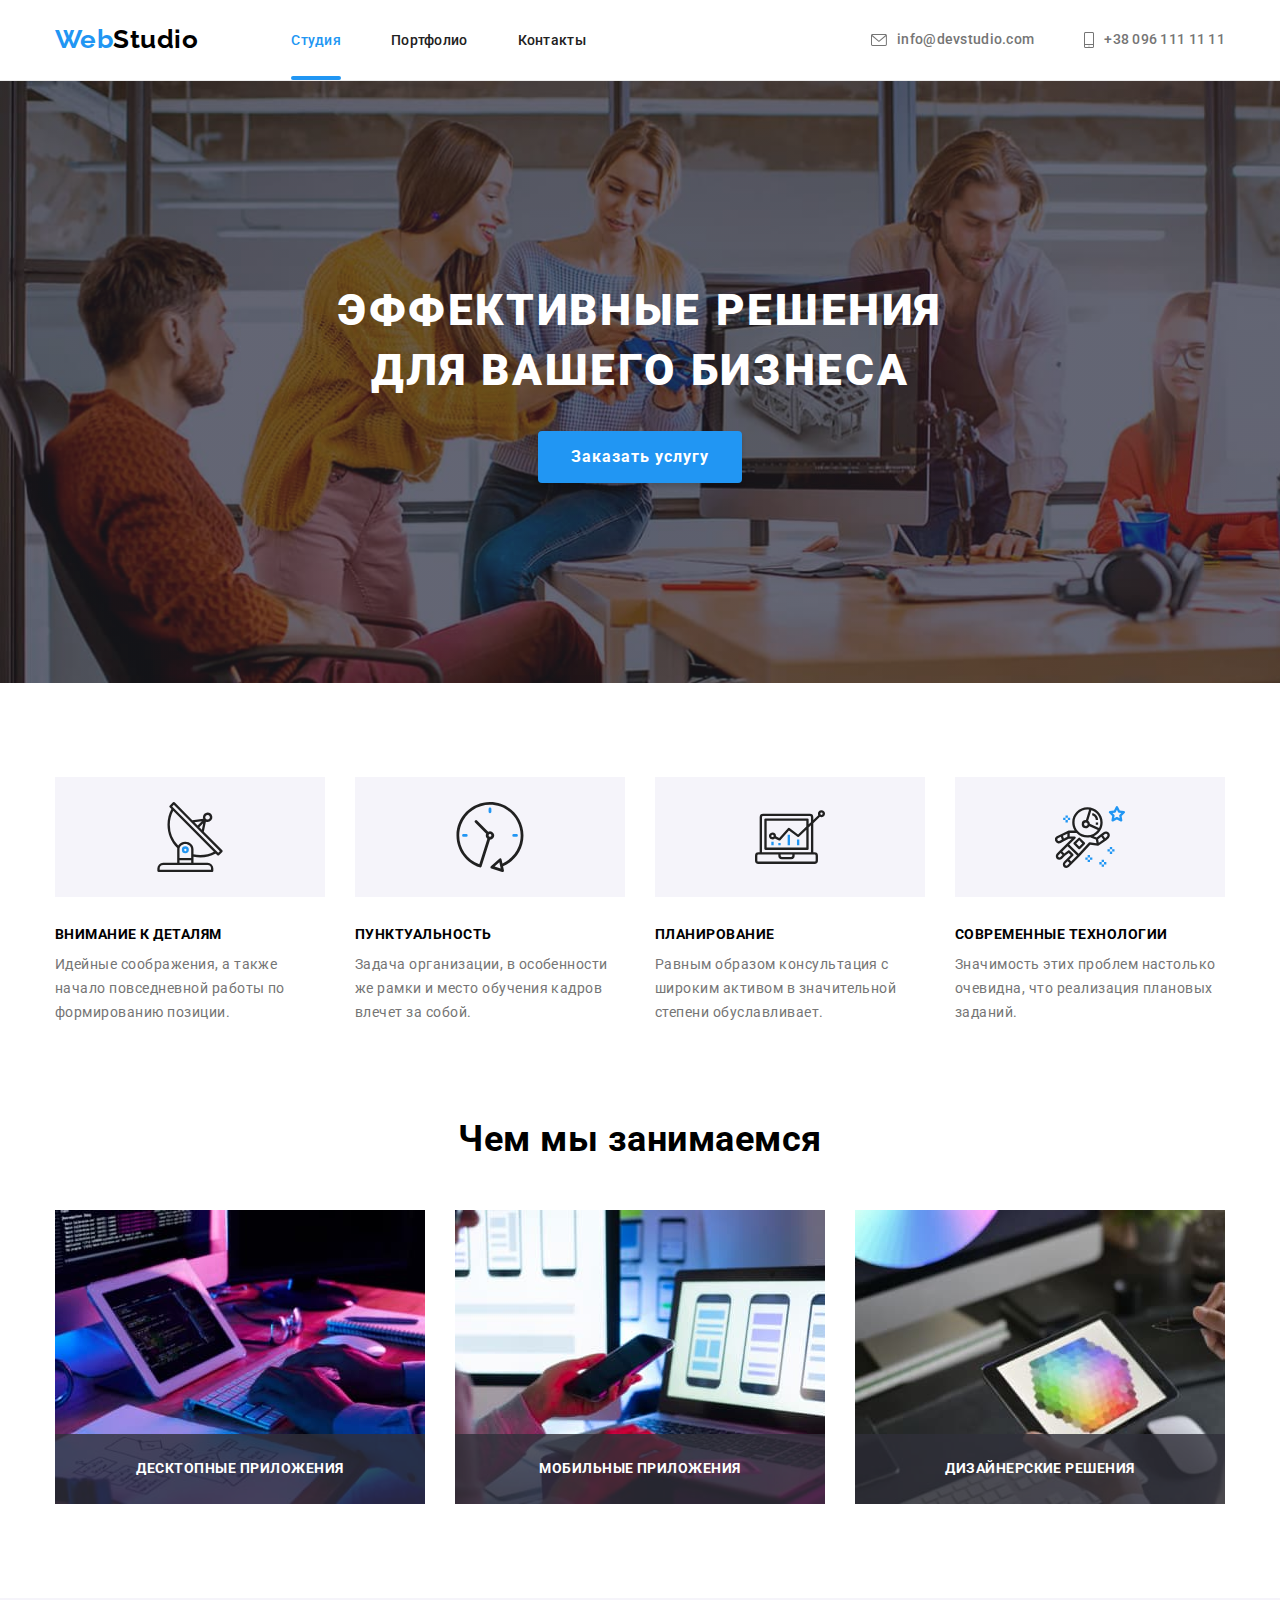
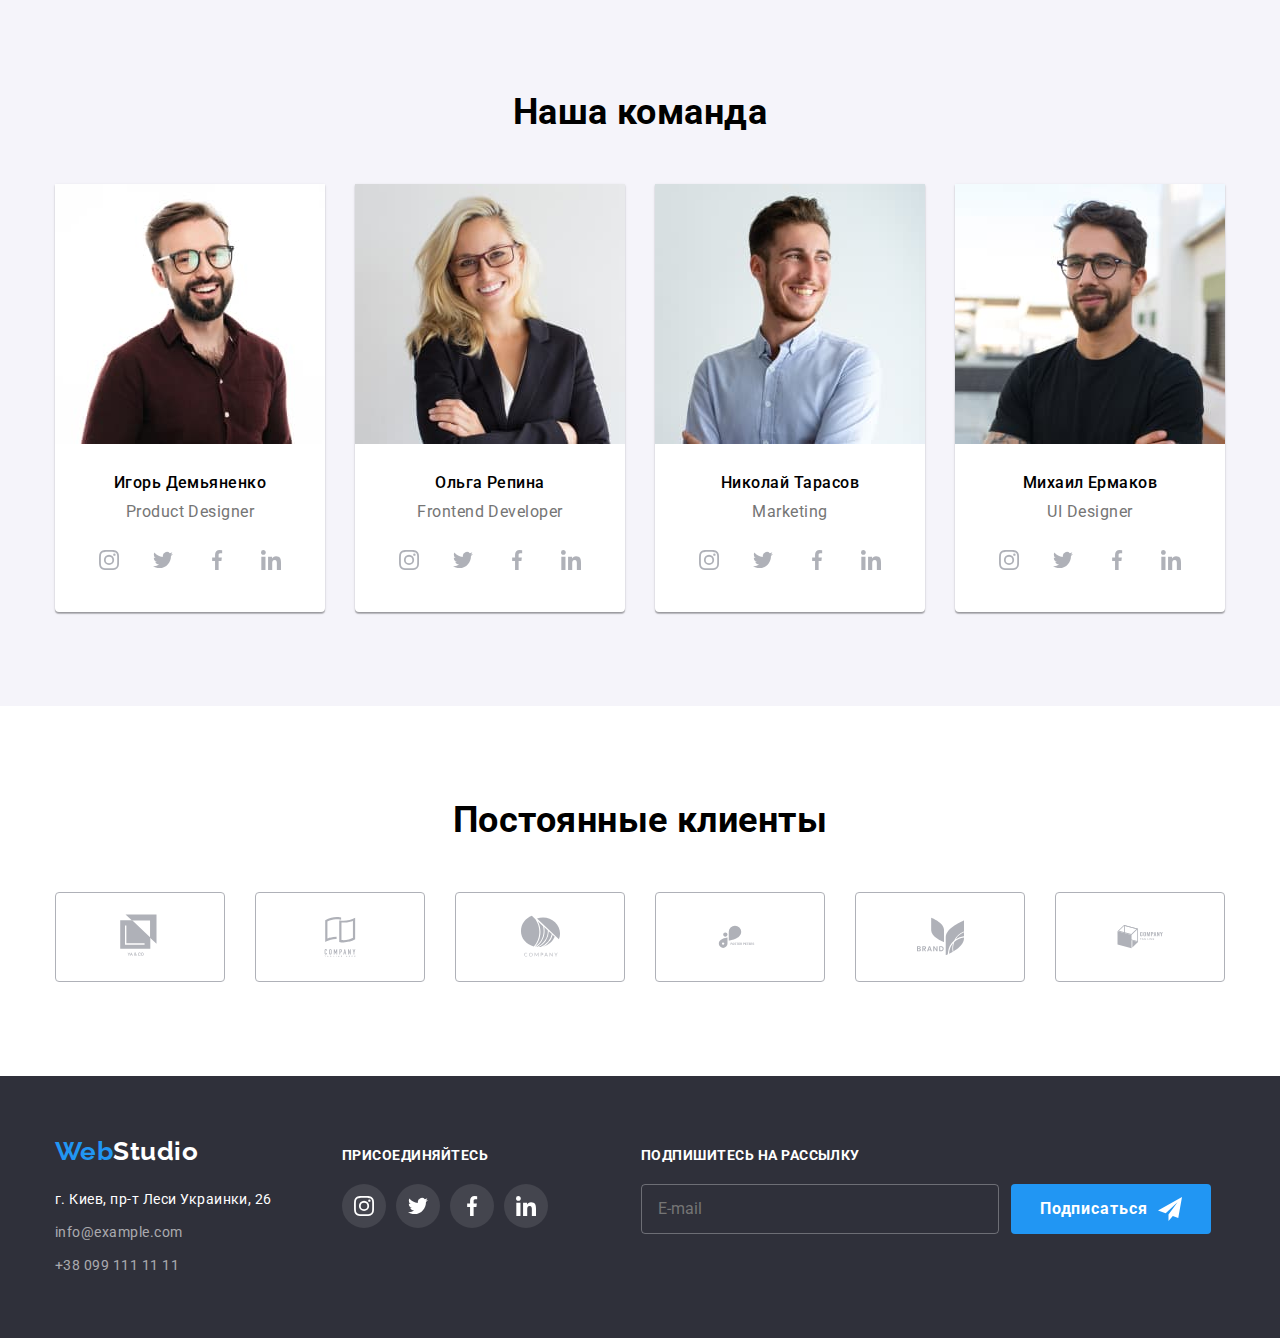
<file: index.html>
<!DOCTYPE html>
<html lang="ru">
  <head>
    <meta charset="UTF-8" />
    <meta name="viewport" content="width=device-width, initial-scale=1.0" />
    <title>Студия</title>
    <link
      rel="stylesheet"
      href="https://cdn.jsdelivr.net/npm/modern-normalize@1.0.0/modern-normalize.css"
    />
    <link rel="preconnect" href="https://fonts.gstatic.com" />

    <link
      href="https://fonts.googleapis.com/css2?family=Raleway:wght@700&family=Roboto:wght@400;500;700;900&display=swap"
      rel="stylesheet"
    />

    <link rel="stylesheet" href="./css/main.min.css" />
  </head>
  <body>
    <!--HEADER-->

    <header class="page-header">
      <div class="container container--nav">
        <nav class="nav">
          <a class="logo logo--header" href="./index.html">
            <span class="logo__text">Web</span>Studio</a
          >
          <ul class="nav__list">
            <li class="nav__item">
              <a class="nav__link nav__link--active" href="./index.html"
                >Студия</a
              >
            </li>
            <li class="nav__item">
              <a class="nav__link" href="./portfolio.html">Портфолио</a>
            </li>
            <li class="nav__item">
              <a class="nav__link" href="">Контакты</a>
            </li>
          </ul>
        </nav>

        <ul class="contacts__list">
          <li class="contacts__item">
            <a class="contacts__link" href="mailto:info@devstudio.com">
              <svg class="contacts__icon" width="16" height="12">
                <use href="./img/sprite.svg#icon-mail"></use>
              </svg>
              info@devstudio.com</a
            >
          </li>
          <li class="contacts__item">
            <a class="contacts__link" href="tel:+380961111111">
              <svg class="contacts__icon smartphone" width="10" height="16">
                <use href="./img/sprite.svg#icon-smartphone"></use>
              </svg>
              +38 096 111 11 11</a
            >
          </li>
        </ul>
      </div>
    </header>
    <!-- MAIN-->
    <main>
      <!-- HERO SECTION-->
      <section class="hero">
        <h1 class="hero__title">
          Эффективные решения <br />
          для вашего бизнеса
        </h1>
        <button class="hero__buttom" data-modal-open>Заказать услугу</button>
      </section>

      <!-- FEATURES SECTION-->
      <section class="features">
        <div class="container">
          <h2 class="visually-hidden">Особенности</h2>
          <ul class="features__list">
            <li class="features__item">
              <div class="features__thumb">
                <svg class="features__icon" width="70" height="70">
                  <use href="./img/sprite.svg#icon-antenna"></use>
                </svg>
              </div>
              <h3 class="features__title">Внимание к деталям</h3>
              <p class="features__text">
                Идейные соображения, а также начало повседневной работы по
                формированию позиции.
              </p>
            </li>
            <li class="features__item">
              <div class="features__thumb">
                <svg class="features__icon" width="70" height="70">
                  <use href="./img/sprite.svg#icon-clock"></use>
                </svg>
              </div>
              <h3 class="features__title">Пунктуальность</h3>
              <p class="features__text">
                Задача организации, в особенности же рамки и место обучения
                кадров влечет за собой.
              </p>
            </li>
            <li class="features__item">
              <div class="features__thumb">
                <svg class="features__icon" width="70" height="70">
                  <use href="./img/sprite.svg#icon-diagram"></use>
                </svg>
              </div>
              <h3 class="features__title">Планирование</h3>
              <p class="features__text">
                Равным образом консультация с широким активом в значительной
                степени обуславливает.
              </p>
            </li>
            <li class="features__item">
              <div class="features__thumb">
                <svg class="features__icon" width="70" height="70">
                  <use href="./img/sprite.svg#icon-astronaut"></use>
                </svg>
              </div>
              <h3 class="features__title">Современные технологии</h3>
              <p class="features__text">
                Значимость этих проблем настолько очевидна, что реализация
                плановых заданий.
              </p>
            </li>
          </ul>
        </div>
      </section>
      <!-- What we do SECTION-->
      <section class="we-do">
        <div class="container">
          <h2 class="sections-title">Чем мы занимаемся</h2>
          <ul class="we-do__list">
            <li class="we-do__item">
              <div class="we-do__thumb">
                <img
                  class="no-gap"
                  src="./img/what-we-do/what-we-do-1.jpg"
                  alt="Планшет с клавиатурой"
                  width="370"
                />
                <h3 class="we-do__text">Десктопные приложения</h3>
              </div>
            </li>
            <li class="we-do__item">
              <div class="we-do__thumb">
                <img
                  class="no-gap"
                  src="./img/what-we-do/what-we-do-2.jpg"
                  alt="Ноутбук и телефон"
                  width="370"
                />
                <h3 class="we-do__text">Мобильные приложения</h3>
              </div>
            </li>
            <li class="we-do__item">
              <div class="we-do__thumb">
                <img
                  class="no-gap"
                  src="./img/what-we-do/what-we-do-3.jpg"
                  alt="Планшет"
                  width="370"
                />
                <h3 class="we-do__text">Дизайнерские решения</h3>
              </div>
            </li>
          </ul>
        </div>
      </section>
      <!-- Our team SECTION-->
      <section class="team">
        <div class="container">
          <h2 class="sections-title">Наша команда</h2>
          <ul class="team__list">
            <li class="team__item">
              <img
                class="no-gap"
                src="./img/our-team/Ihor.jpg"
                alt="Фото Игоря"
                width="270"
              />
              <div class="teamate-card">
                <h3 class="teamate-card__title">Игорь Демьяненко</h3>
                <p class="teamate-card__text">Product Designer</p>
                <ul class="network__list">
                  <li class="network__item">
                    <a class="network__link network__link--grey" href="">
                      <svg class="network__icon" width="20" height="20">
                        <use href="./img/sprite.svg#icon-instagram"></use>
                      </svg>
                    </a>
                  </li>
                  <li class="network__item">
                    <a class="network__link network__link--grey" href="">
                      <svg class="network__icon" width="20" height="20">
                        <use href="./img/sprite.svg#icon-twitter"></use>
                      </svg>
                    </a>
                  </li>
                  <li class="network__item">
                    <a class="network__link network__link--grey" href="">
                      <svg class="network__icon" width="20" height="20">
                        <use href="./img/sprite.svg#icon-facebook"></use>
                      </svg>
                    </a>
                  </li>
                  <li class="network__item">
                    <a class="network__link network__link--grey" href="">
                      <svg class="network__icon" width="20" height="20">
                        <use href="./img/sprite.svg#icon-linkedin"></use>
                      </svg>
                    </a>
                  </li>
                </ul>
              </div>
            </li>
            <li class="team__item">
              <img
                class="no-gap"
                src="./img/our-team/Olga.jpg"
                alt="Фото Ольги"
                width="270"
              />
              <div class="teamate-card">
                <h3 class="teamate-card__title">Ольга Репина</h3>
                <p class="teamate-card__text">Frontend Developer</p>
                <ul class="network__list">
                  <li class="network__item">
                    <a class="network__link network__link--grey" href="">
                      <svg class="network__icon" width="20" height="20">
                        <use href="./img/sprite.svg#icon-instagram"></use>
                      </svg>
                    </a>
                  </li>
                  <li class="network__item">
                    <a class="network__link network__link--grey" href="">
                      <svg class="network__icon" width="20" height="20">
                        <use href="./img/sprite.svg#icon-twitter"></use>
                      </svg>
                    </a>
                  </li>
                  <li class="network__item">
                    <a class="network__link network__link--grey" href="">
                      <svg class="network__icon" width="20" height="20">
                        <use href="./img/sprite.svg#icon-facebook"></use>
                      </svg>
                    </a>
                  </li>
                  <li class="network__item">
                    <a class="network__link network__link--grey" href="">
                      <svg class="network__icon" width="20" height="20">
                        <use href="./img/sprite.svg#icon-linkedin"></use>
                      </svg>
                    </a>
                  </li>
                </ul>
              </div>
            </li>
            <li class="team__item">
              <img
                class="no-gap"
                src="./img/our-team/Nikolay.jpg"
                alt="Фото Николая"
                width="270"
              />
              <div class="teamate-card">
                <h3 class="teamate-card__title">Николай Тарасов</h3>
                <p class="teamate-card__text">Marketing</p>
                <ul class="network__list">
                  <li class="network__item">
                    <a class="network__link network__link--grey" href="">
                      <svg class="network__icon" width="20" height="20">
                        <use href="./img/sprite.svg#icon-instagram"></use>
                      </svg>
                    </a>
                  </li>
                  <li class="network__item">
                    <a class="network__link network__link--grey" href="">
                      <svg class="network__icon" width="20" height="20">
                        <use href="./img/sprite.svg#icon-twitter"></use>
                      </svg>
                    </a>
                  </li>
                  <li class="network__item">
                    <a class="network__link network__link--grey" href="">
                      <svg class="network__icon" width="20" height="20">
                        <use href="./img/sprite.svg#icon-facebook"></use>
                      </svg>
                    </a>
                  </li>
                  <li class="network__item">
                    <a class="network__link network__link--grey" href="">
                      <svg class="network__icon" width="20" height="20">
                        <use href="./img/sprite.svg#icon-linkedin"></use>
                      </svg>
                    </a>
                  </li>
                </ul>
              </div>
            </li>
            <li class="team__item">
              <img
                class="no-gap"
                src="./img/our-team/Mihail.jpg"
                alt="Фото Михаила"
                width="270"
              />
              <div class="teamate-card">
                <h3 class="teamate-card__title">Михаил Ермаков</h3>
                <p class="teamate-card__text">UI Designer</p>
                <ul class="network__list">
                  <li class="network__item">
                    <a class="network__link network__link--grey" href="">
                      <svg class="network__icon" width="20" height="20">
                        <use href="./img/sprite.svg#icon-instagram"></use>
                      </svg>
                    </a>
                  </li>
                  <li class="network__item">
                    <a class="network__link network__link--grey" href="">
                      <svg class="network__icon" width="20" height="20">
                        <use href="./img/sprite.svg#icon-twitter"></use>
                      </svg>
                    </a>
                  </li>
                  <li class="network__item">
                    <a class="network__link network__link--grey" href="">
                      <svg class="network__icon" width="20" height="20">
                        <use href="./img/sprite.svg#icon-facebook"></use>
                      </svg>
                    </a>
                  </li>
                  <li class="network__item">
                    <a class="network__link network__link--grey" href="">
                      <svg class="network__icon" width="20" height="20">
                        <use href="./img/sprite.svg#icon-linkedin"></use>
                      </svg>
                    </a>
                  </li>
                </ul>
              </div>
            </li>
          </ul>
        </div>
      </section>
      <!--OUR CLIENTS SECTION-->
      <section class="clients">
        <div class="container">
          <h2 class="sections-title">Постоянные клиенты</h2>
          <ul class="clients__list">
            <li class="clients__item">
              <a class="clients__link" href="#">
                <svg class="clients__icon" width="44.27" height="49.23">
                  <use href="./img/sprite.svg#icon-company-1"></use>
                </svg>
              </a>
            </li>
            <li class="clients__item">
              <a class="clients__link" href="#">
                <svg class="clients__icon" width="40" height="52">
                  <use href="./img/sprite.svg#icon-company-2"></use>
                </svg>
              </a>
            </li>
            <li class="clients__item">
              <a class="clients__link" href="#">
                <svg class="clients__icon" width="41" height="42.6">
                  <use href="./img/sprite.svg#icon-company-3"></use>
                </svg>
              </a>
            </li>
            <li class="clients__item">
              <a class="clients__link" href="#">
                <svg class="clients__icon" width="79.66" height="42.02">
                  <use href="./img/sprite.svg#icon-company-4"></use>
                </svg>
              </a>
            </li>
            <li class="clients__item">
              <a class="clients__link" href="#">
                <svg class="clients__icon" width="59" height="47">
                  <use href="./img/sprite.svg#icon-company-5"></use>
                </svg>
              </a>
            </li>
            <li class="clients__item">
              <a class="clients__link" href="#">
                <svg class="clients__icon" width="88.48" height="45.44">
                  <use href="./img/sprite.svg#icon-company-6"></use>
                </svg>
              </a>
            </li>
          </ul>
        </div>
      </section>
    </main>
    <!-- FOOTER-->
    <footer class="footer">
      <div class="container container--footer">
        <div class="address-container">
          <a class="logo logo--footer" href="./index.html"
            ><span class="logo__text">Web</span>Studio</a
          >
          <address class="address">
            <span class="address__text"> г. Киев, пр-т Леси Украинки, 26</span>
            <ul class="address__list">
              <li class="address__item">
                <a class="address__link" href="mailto:info@example.com"
                  >info@example.com</a
                >
              </li>
              <li class="address__item">
                <a class="address__link" href="tel:+380991111111"
                  >+38 099 111 11 11</a
                >
              </li>
            </ul>
          </address>
        </div>
        <div class="network">
          <p class="network__text">присоединяйтесь</p>
          <ul class="network__list network__list--footer">
            <li class="network__item">
              <a class="network__link network__link--white" href="#">
                <svg class="network__icon" width="20" height="20">
                  <use href="./img/sprite.svg#icon-instagram"></use>
                </svg>
              </a>
            </li>
            <li class="network__item">
              <a class="network__link network__link--white" href="#">
                <svg class="network__icon" width="20" height="20">
                  <use href="./img/sprite.svg#icon-twitter"></use>
                </svg>
              </a>
            </li>
            <li class="network__item">
              <a class="network__link network__link--white" href="#">
                <svg class="network__icon" width="20" height="20">
                  <use href="./img/sprite.svg#icon-facebook"></use>
                </svg>
              </a>
            </li>
            <li class="network__item">
              <a class="network__link network__link--white" href="#">
                <svg class="network__icon" width="20" height="20">
                  <use href="./img/sprite.svg#icon-linkedin"></use>
                </svg>
              </a>
            </li>
          </ul>
        </div>
        <div class="subscribe">
          <p class="subscribe__text">Подпишитесь на рассылку</p>
          <form class="subscribe__form">
            <label class="subscribe__label">
              <input
                class="subscribe__input"
                type="email"
                name="email"
                placeholder="E-mail"
              />
            </label>
            <button class="subscribe__btn" type="submit">
              Подписаться
              <svg class="subscribe__icon" width="24" height="24">
                <use href="./img/sprite.svg#icon-send"></use>
              </svg>
            </button>
          </form>
        </div>
      </div>
    </footer>

    <!-- BACKDROP -->
    <div class="backdrop is-hidden" data-modal>
      <div class="modal">
        <p class="modal__text">Оставьте свои данные, мы вам перезвоним</p>
        <form class="callback-form">
          <label for="username" class="callback-form__label"> Имя </label>
          <div class="callback-form__wraper">
            <input
              type="text"
              name="username"
              id="username"
              class="callback-form__input"
            />
            <svg class="callback-form__icon" width="18" height="18">
              <use href="./img/sprite.svg#icon-person"></use>
            </svg>
          </div>

          <label for="tel" class="callback-form__label"> Телефон </label>

          <div class="callback-form__wraper">
            <input
              type="tel"
              name="tel"
              id="tel"
              class="callback-form__input"
            />
            <svg class="callback-form__icon" width="18" height="18">
              <use href="./img/sprite.svg#icon-phone"></use>
            </svg>
          </div>

          <label for="email" class="callback-form__label"> Почта </label>
          <div class="callback-form__wraper">
            <input
              type="email"
              name="email"
              id="email"
              class="callback-form__input"
            />
            <svg class="callback-form__icon" width="18" height="18">
              <use href="./img/sprite.svg#icon-email"></use>
            </svg>
          </div>

          <label class="callback-form__label">
            Комментарий
            <textarea
              name="feedback"
              rows="10"
              placeholder="Введите текст"
              class="callback-form__input callback-form__input--feedback"
            ></textarea>
          </label>
        </form>

        <form class="checkbox">
          <label class="checkbox__label">
            <input class="checkbox__input" type="checkbox" />
            <span class="checkbox__text"
              >Соглашаюсь с рассылкой и принимаю
              <a class="checkbox__link" href="#">Условия договора</a>
            </span>
            <svg
              class="checkbox__icon checkbox__icon--check"
              width="16"
              height="15"
            >
              <use href="./img/sprite.svg#icon-check"></use>
            </svg>
          </label>
        </form>

        <button class="submit-button" type="submit">Отправить</button>

        <button class="close-button" data-modal-close>
          <svg class="close-button__icon" width="18" height="18">
            <use href="./img/sprite.svg#icon-close"></use>
          </svg>
        </button>
      </div>
    </div>
    <script src="./js/modal.js"></script>
  </body>
</html>
</file>
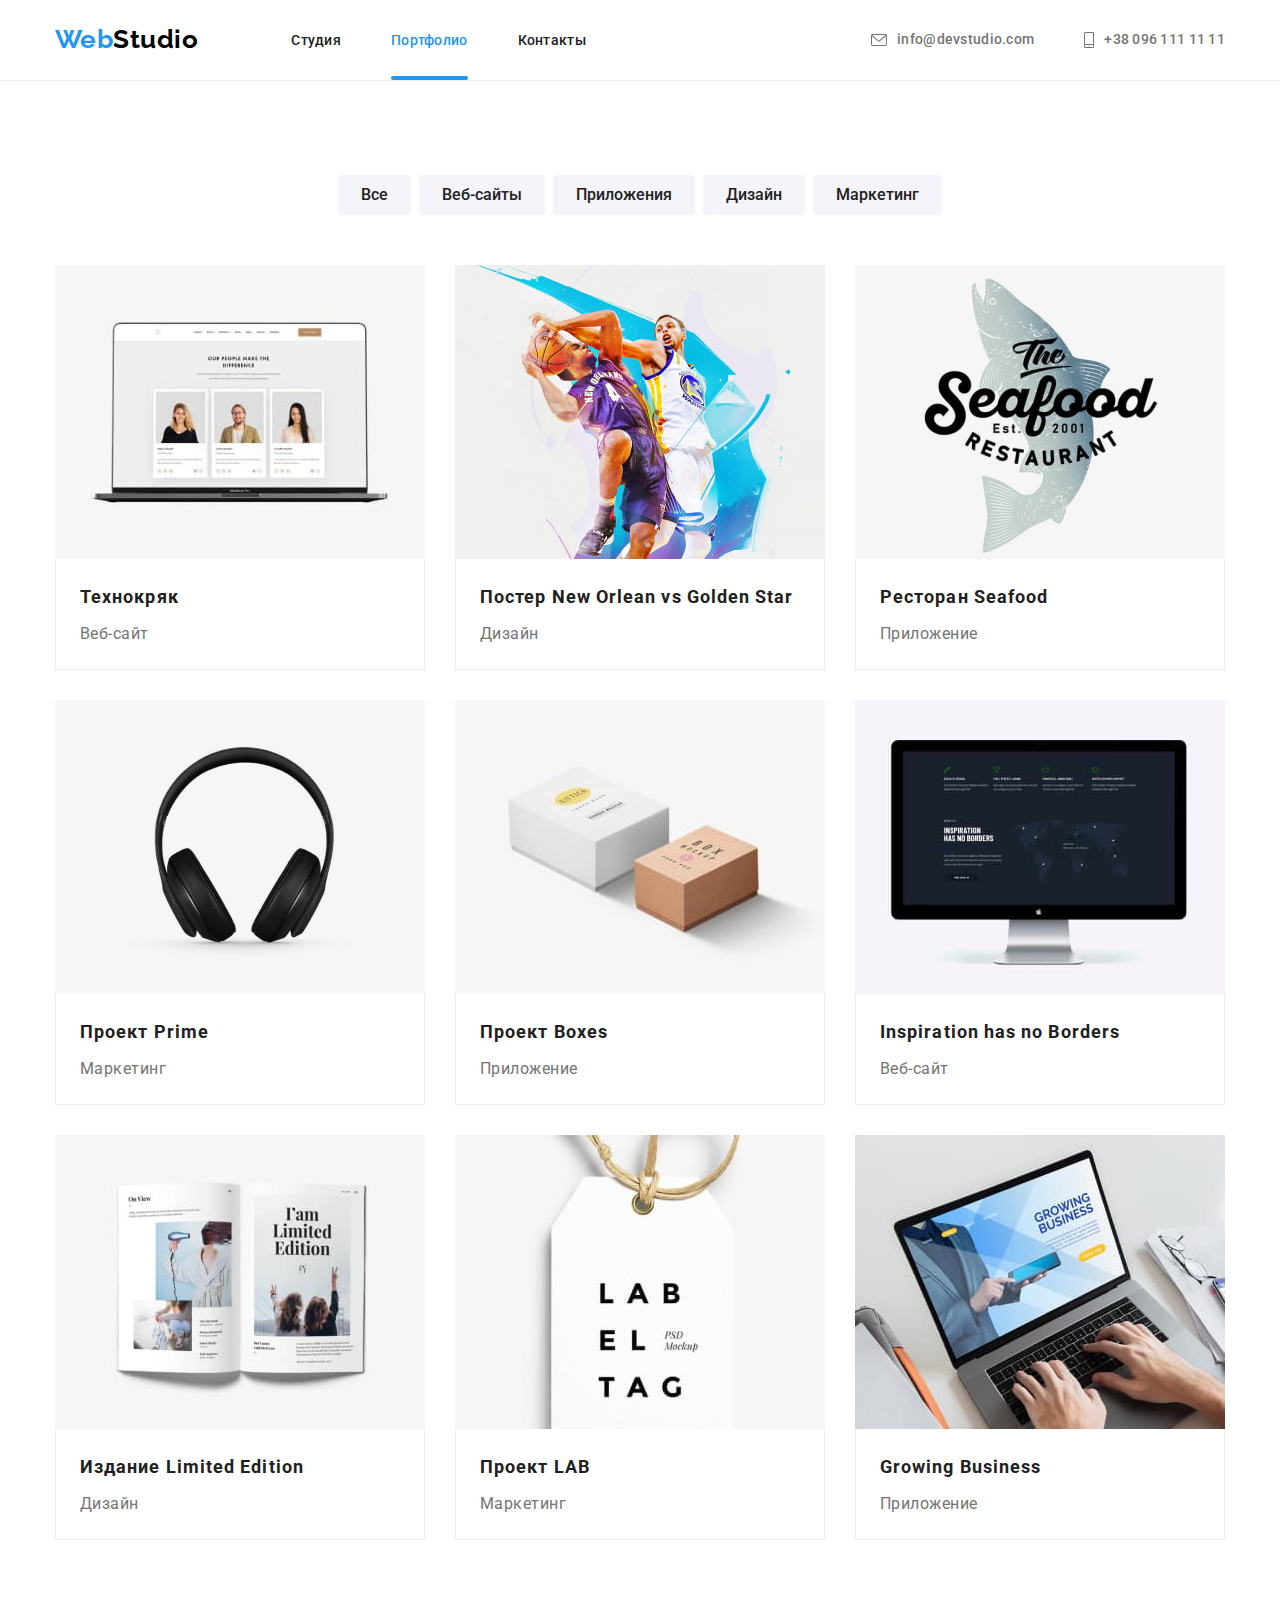
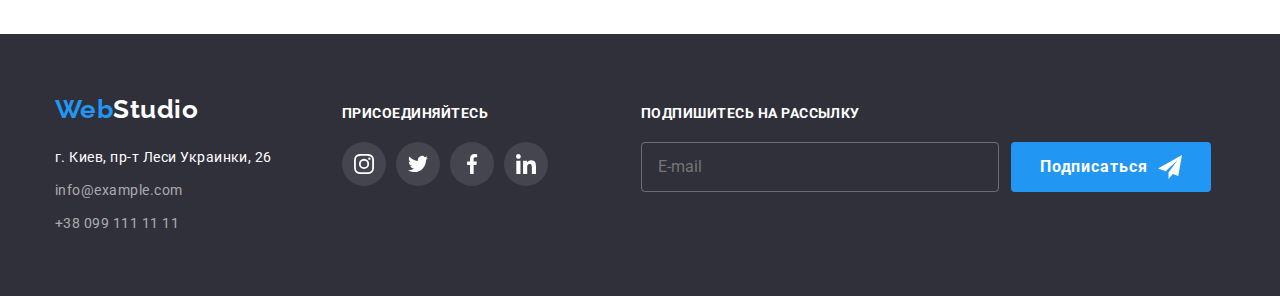
<file: portfolio.html>
<!DOCTYPE html>
<html lang="ru">
  <head>
    <meta charset="UTF-8" />
    <meta name="viewport" content="width=device-width, initial-scale=1.0" />
    <title>Портфолио</title>
    <link
      rel="stylesheet"
      href="https://cdn.jsdelivr.net/npm/modern-normalize@1.0.0/modern-normalize.css"
    />
    <link rel="preconnect" href="https://fonts.gstatic.com" />

    <link
      href="https://fonts.googleapis.com/css2?family=Raleway:wght@700&family=Roboto:wght@400;500;700;900&display=swap"
      rel="stylesheet"
    />

    <link rel="stylesheet" href="./css/main.min.css" />
  </head>
  <body>
    <!--HEADER-->

    <header class="page-header">
      <div class="container container--nav">
        <nav class="nav">
          <a class="logo logo--header" href="./index.html">
            <span class="logo__text">Web</span>Studio</a
          >
          <ul class="nav__list">
            <li class="nav__item">
              <a class="nav__link" href="./index.html">Студия</a>
            </li>
            <li class="nav__item">
              <a class="nav__link nav__link--active" href="./portfolio.html"
                >Портфолио</a
              >
            </li>
            <li class="nav__item">
              <a class="nav__link" href="">Контакты</a>
            </li>
          </ul>
        </nav>

        <ul class="contacts__list">
          <li class="contacts__item">
            <a class="contacts__link" href="mailto:info@devstudio.com">
              <svg class="contacts__icon" width="16" height="12">
                <use href="./img/sprite.svg#icon-mail"></use>
              </svg>
              info@devstudio.com</a
            >
          </li>
          <li class="contacts__item">
            <a class="contacts__link" href="tel:+380961111111">
              <svg class="contacts__icon smartphone" width="10" height="16">
                <use href="./img/sprite.svg#icon-smartphone"></use>
              </svg>
              +38 096 111 11 11</a
            >
          </li>
        </ul>
      </div>
    </header>
    <!-- MAIN-->
    <main>
      <section class="examples">
        <div class="container">
          <h1 class="visually-hidden">examples</h1>
          <ul class="buttons__list">
            <li class="buttons__item">
              <button class="button" type="button">Все</button>
            </li>
            <li class="buttons__item">
              <button class="button" type="button">Веб-сайты</button>
            </li>
            <li class="buttons__item">
              <button class="button" type="button">Приложения</button>
            </li>
            <li class="buttons__item">
              <button class="button" type="button">Дизайн</button>
            </li>
            <li class="buttons__item">
              <button class="button" type="button">Маркетинг</button>
            </li>
          </ul>
          <ul class="examples__list">
            <li class="examples__element">
              <a class="example__link" href="#">
                <div class="thumb">
                  <img
                    class="no-gap"
                    src="./img/portfolio/tehnocrack.jpg"
                    alt="ноутбук"
                    width="370"
                  />
                  <div class="overlay">
                    <p class="overlay__text">
                      Технокряк это современная площадка распространения
                      коронавируса. Компании используют эту платформу для
                      цифрового шпионажа и атак на защищённые сервера
                      конкурентов.
                    </p>
                  </div>
                </div>

                <div class="example__text">
                  <h2 class="example__title">Технокряк</h2>
                  <p class="example__type">Веб-сайт</p>
                </div>
              </a>
            </li>
            <li class="examples__element">
              <a class="example__link" href="">
                <div class="thumb">
                  <img
                    class="no-gap"
                    src="./img/portfolio/poster.jpg"
                    alt="постер с баскетболистами"
                    width="370"
                  />
                  <div class="overlay">
                    <p class="overlay__text">
                      Технокряк это современная площадка распространения
                      коронавируса. Компании используют эту платформу для
                      цифрового шпионажа и атак на защищённые сервера
                      конкурентов.
                    </p>
                  </div>
                </div>
                <div class="example__text">
                  <h2 class="example__title">
                    Постер New Orlean vs Golden Star
                  </h2>
                  <p class="example__type">Дизайн</p>
                </div>
              </a>
            </li>
            <li class="examples__element">
              <a class="example__link" href="#">
                <div class="thumb">
                  <img
                    class="no-gap"
                    src="./img/portfolio/seafood.jpg"
                    alt="рыба"
                    width="370"
                  />
                  <div class="overlay">
                    <p class="overlay__text">
                      Технокряк это современная площадка распространения
                      коронавируса. Компании используют эту платформу для
                      цифрового шпионажа и атак на защищённые сервера
                      конкурентов.
                    </p>
                  </div>
                </div>
                <div class="example__text">
                  <h2 class="example__title">Ресторан Seafood</h2>
                  <p class="example__type">Приложение</p>
                </div>
              </a>
            </li>
            <li class="examples__element">
              <a class="example__link" href="#">
                <div class="thumb">
                  <img
                    class="no-gap"
                    src="./img/portfolio/prime.jpg"
                    alt="Наушники"
                    width="370"
                  />
                  <div class="overlay">
                    <p class="overlay__text">
                      Технокряк это современная площадка распространения
                      коронавируса. Компании используют эту платформу для
                      цифрового шпионажа и атак на защищённые сервера
                      конкурентов.
                    </p>
                  </div>
                </div>
                <div class="example__text">
                  <h2 class="example__title">Проект Prime</h2>
                  <p class="example__type">Маркетинг</p>
                </div>
              </a>
            </li>
            <li class="examples__element">
              <a class="example__link" href="#">
                <div class="thumb">
                  <img
                    class="no-gap"
                    src="./img/portfolio/boxes.jpg"
                    alt="коробки"
                    width="370"
                  />
                  <div class="overlay">
                    <p class="overlay__text">
                      Технокряк это современная площадка распространения
                      коронавируса. Компании используют эту платформу для
                      цифрового шпионажа и атак на защищённые сервера
                      конкурентов.
                    </p>
                  </div>
                </div>
                <div class="example__text">
                  <h2 class="example__title">Проект Boxes</h2>
                  <p class="example__type">Приложение</p>
                </div>
              </a>
            </li>
            <li class="examples__element">
              <a class="example__link" href="#">
                <div class="thumb">
                  <img
                    class="no-gap"
                    src="./img/portfolio/inspiration.jpg"
                    alt="монитор"
                    width="370"
                  />
                  <div class="overlay">
                    <p class="overlay__text">
                      Технокряк это современная площадка распространения
                      коронавируса. Компании используют эту платформу для
                      цифрового шпионажа и атак на защищённые сервера
                      конкурентов.
                    </p>
                  </div>
                </div>
                <div class="example__text">
                  <h2 class="example__title">Inspiration has no Borders</h2>
                  <p class="example__type">Веб-сайт</p>
                </div>
              </a>
            </li>
            <li class="examples__element">
              <a class="example__link" href="#">
                <div class="thumb">
                  <img
                    class="no-gap"
                    src="./img/portfolio/limited-edition.jpg"
                    alt="книга"
                    width="370"
                  />
                  <div class="overlay">
                    <p class="overlay__text">
                      Технокряк это современная площадка распространения
                      коронавируса. Компании используют эту платформу для
                      цифрового шпионажа и атак на защищённые сервера
                      конкурентов.
                    </p>
                  </div>
                </div>
                <div class="example__text">
                  <h2 class="example__title">Издание Limited Edition</h2>
                  <p class="example__type">Дизайн</p>
                </div>
              </a>
            </li>
            <li class="examples__element">
              <a class="example__link" href="#">
                <div class="thumb">
                  <img
                    class="no-gap"
                    src="./img/portfolio/lab.jpg"
                    alt="бирка"
                    width="370"
                  />
                  <div class="overlay">
                    <p class="overlay__text">
                      Технокряк это современная площадка распространения
                      коронавируса. Компании используют эту платформу для
                      цифрового шпионажа и атак на защищённые сервера
                      конкурентов.
                    </p>
                  </div>
                </div>
                <div class="example__text">
                  <h2 class="example__title">Проект LAB</h2>
                  <p class="example__type">Маркетинг</p>
                </div>
              </a>
            </li>
            <li class="examples__element">
              <a class="example__link" href="#">
                <div class="thumb">
                  <img
                    class="no-gap"
                    src="./img/portfolio/growning.jpg"
                    alt="работа за ноутбком"
                    width="370"
                  />
                  <div class="overlay">
                    <p class="overlay__text">
                      Технокряк это современная площадка распространения
                      коронавируса. Компании используют эту платформу для
                      цифрового шпионажа и атак на защищённые сервера
                      конкурентов.
                    </p>
                  </div>
                </div>
                <div class="example__text">
                  <h2 class="example__title">Growing Business</h2>
                  <p class="example__type">Приложение</p>
                </div>
              </a>
            </li>
          </ul>
        </div>
      </section>
    </main>
    <!-- FOOTER-->
    <footer class="footer">
      <div class="container container--footer">
        <div class="address-container">
          <a class="logo logo--footer" href="./index.html"
            ><span class="logo__text">Web</span>Studio</a
          >
          <address class="address">
            <span class="address__text"> г. Киев, пр-т Леси Украинки, 26</span>
            <ul class="address__list">
              <li class="address__item">
                <a class="address__link" href="mailto:info@example.com"
                  >info@example.com</a
                >
              </li>
              <li class="address__item">
                <a class="address__link" href="tel:+380991111111"
                  >+38 099 111 11 11</a
                >
              </li>
            </ul>
          </address>
        </div>
        <div class="network">
          <p class="network__text">присоединяйтесь</p>
          <ul class="network__list network__list--footer">
            <li class="network__item">
              <a class="network__link network__link--white" href="#">
                <svg class="network__icon" width="20" height="20">
                  <use href="./img/sprite.svg#icon-instagram"></use>
                </svg>
              </a>
            </li>
            <li class="network__item">
              <a class="network__link network__link--white" href="#">
                <svg class="network__icon" width="20" height="20">
                  <use href="./img/sprite.svg#icon-twitter"></use>
                </svg>
              </a>
            </li>
            <li class="network__item">
              <a class="network__link network__link--white" href="#">
                <svg class="network__icon" width="20" height="20">
                  <use href="./img/sprite.svg#icon-facebook"></use>
                </svg>
              </a>
            </li>
            <li class="network__item">
              <a class="network__link network__link--white" href="#">
                <svg class="network__icon" width="20" height="20">
                  <use href="./img/sprite.svg#icon-linkedin"></use>
                </svg>
              </a>
            </li>
          </ul>
        </div>
        <div class="subscribe">
          <p class="subscribe__text">Подпишитесь на рассылку</p>
          <form class="subscribe__form">
            <label class="subscribe__label">
              <input
                class="subscribe__input"
                type="email"
                name="email"
                placeholder="E-mail"
              />
            </label>
            <button class="subscribe__btn" type="submit">
              Подписаться
              <svg class="subscribe__icon" width="24" height="24">
                <use href="./img/sprite.svg#icon-send"></use>
              </svg>
            </button>
          </form>
        </div>
      </div>
    </footer>
  </body>
</html>
</file>
<file: css/main.min.css>
body{color:var(--primary-text-color);background-color:var(--primary-bg-color);font-family:Roboto, sans-serif;letter-spacing:0.03em}a{text-decoration:none}.container{width:1200px;padding-left:15px;padding-right:15px;margin:0 auto}.sections-title{font-weight:700;font-size:36px;line-height:1.16;text-align:center;margin:0;padding:0}.network__list,.nav__list,.contacts__list,.features__list,.we-do__list,.team__list,.clients__list,.address__list,.buttons__list,.examples__list{list-style:none;padding:0;margin:0}.visually-hidden{position:absolute;width:1px;height:1px;margin:-1px;border:0;padding:0;white-space:nowrap;-webkit-clip-path:inset(100%);clip-path:inset(100%);clip:rect(0 0 0 0);overflow:hidden}.no-gap{display:block;max-width:100%}.logo{font-family:Raleway, sans-serif;font-weight:700;font-size:26px;line-height:1.2;display:inline-block}.logo--header{color:#000;padding-top:24px;padding-bottom:25px}.logo--footer{color:#fff}.logo__text{color:#2196f3}.network__list{display:-webkit-box;display:-ms-flexbox;display:flex;-webkit-box-pack:justify;-ms-flex-pack:justify;justify-content:space-between;text-align:center;margin-top:16px}.network__list--footer{margin-top:20px}.network__link{display:-webkit-box;display:-ms-flexbox;display:flex;-webkit-box-align:center;-ms-flex-align:center;align-items:center;-webkit-box-pack:center;-ms-flex-pack:center;justify-content:center;border-radius:50%;width:44px;height:44px}.network__link--grey{color:#afb1b8;-webkit-transition:color 250ms cubic-bezier(0.4, 0, 0.2, 1),background-color 250ms cubic-bezier(0.4, 0, 0.2, 1);transition:color 250ms cubic-bezier(0.4, 0, 0.2, 1),background-color 250ms cubic-bezier(0.4, 0, 0.2, 1)}.network__link--white{color:#fff;background-color:rgba(255,255,255,0.1)}.network__link:hover,.network__link:focus{background-color:#2196f3;color:#fff;outline:none}.network__icon{fill:currentColor}.network__text{margin:0;padding:0px;color:#fff;font-weight:700;font-size:14px;line-height:1.14;text-transform:uppercase}.network{margin-left:70px}.network__item:not(:first-child){margin-left:10px}.page-header{display:-webkit-box;display:-ms-flexbox;display:flex;-webkit-box-align:center;-ms-flex-align:center;align-items:center;-webkit-box-pack:justify;-ms-flex-pack:justify;justify-content:space-between;border-bottom:1px solid #ececec}.container--nav{display:-webkit-box;display:-ms-flexbox;display:flex;-webkit-box-align:center;-ms-flex-align:center;align-items:center;-webkit-box-pack:justify;-ms-flex-pack:justify;justify-content:space-between}.nav,.nav__list{display:-webkit-box;display:-ms-flexbox;display:flex;-webkit-box-align:center;-ms-flex-align:center;align-items:center;-webkit-box-pack:justify;-ms-flex-pack:justify;justify-content:space-between}.nav__list{margin-left:93px}.nav__item:not(:first-child){margin-left:50px}.nav__link{color:#212121;font-weight:500;font-size:14px;line-height:1.14;letter-spacing:0.02em;padding-top:32px;padding-bottom:32px;-webkit-transition:color 250ms cubic-bezier(0.4, 0, 0.2, 1);transition:color 250ms cubic-bezier(0.4, 0, 0.2, 1)}.nav__link:hover,.nav__link:focus{color:#2196f3}.nav__link--active{color:#2196f3;position:relative}.nav__link--active::after{position:absolute;bottom:0;content:'';display:block;width:100%;height:4px;margin-top:28px;background-color:#2196f3;border-radius:2px}.contacts__list{display:-webkit-box;display:-ms-flexbox;display:flex;-webkit-box-align:center;-ms-flex-align:center;align-items:center;-webkit-box-pack:justify;-ms-flex-pack:justify;justify-content:space-between}.contacts__item:last-child{margin-left:50px}.contacts__link{color:#757575;font-weight:500;font-size:14px;line-height:1.14;letter-spacing:0.02em;display:-webkit-box;display:-ms-flexbox;display:flex;-webkit-box-align:center;-ms-flex-align:center;align-items:center;-webkit-transition:color 250ms var(--bazier);transition:color 250ms var(--bazier)}.contacts__link:hover,.contacts__link:focus{color:#2196f3}.contacts__icon{margin-right:10px;text-align:center;fill:currentColor}.hero{max-width:1600px;margin:0 auto;padding-top:200px;padding-bottom:200px;text-align:center;background-color:#2f303a;background-image:-webkit-gradient(linear, left top, right top, from(rgba(47,48,58,0.4)), to(rgba(47,48,58,0.4))),url(../img/hero.jpg);background-image:linear-gradient(to right, rgba(47,48,58,0.4), rgba(47,48,58,0.4)),url(../img/hero.jpg);background-size:cover;background-repeat:no-repeat}.hero__title{color:#fff;font-weight:900;font-size:44px;line-height:1.36;letter-spacing:0.06em;text-transform:uppercase;margin:0;display:block}.hero__buttom{color:#fff;background-color:#2196f3;cursor:pointer;font-weight:700;font-size:16px;line-height:1.87;letter-spacing:0.06em;margin-top:30px;display:inline-block;padding:10px 32px;border-radius:4px;-webkit-box-shadow:0px 4px 4px rgba(0,0,0,0.15);box-shadow:0px 4px 4px rgba(0,0,0,0.15);border:1px solid transparent}.features{padding-top:94px;padding-bottom:94px}.features__list{display:-webkit-box;display:-ms-flexbox;display:flex;-ms-flex-wrap:wrap;flex-wrap:wrap;margin-left:calc(-1 * 30px)}.features__item{margin-left:30px;-ms-flex-preferred-size:calc(100% / 4 - 30px);flex-basis:calc(100% / 4 - 30px)}.features__thumb{width:270px;height:120px;background-color:#f5f4fa;display:-webkit-box;display:-ms-flexbox;display:flex;-webkit-box-align:center;-ms-flex-align:center;align-items:center;-webkit-box-pack:center;-ms-flex-pack:center;justify-content:center}.features__title{font-weight:700;font-size:14px;line-height:1.14;text-transform:uppercase;margin:0;padding:0;margin-top:30px;margin-bottom:10px}.features__text{color:#757575;font-weight:400;font-size:14px;line-height:1.71;margin:0;padding:0}.we-do{padding-bottom:94px}.we-do__list{margin-top:50px;display:-webkit-box;display:-ms-flexbox;display:flex;-ms-flex-wrap:wrap;flex-wrap:wrap;margin-left:calc(-1 * 30px)}.we-do__item{margin-left:30px;-webkit-box-orient:vertical;-webkit-box-direction:normal;-ms-flex-direction:calc(100% / 3 - 30px);flex-direction:calc(100% / 3 - 30px)}.we-do__thumb{position:relative}.we-do__text{position:absolute;bottom:0;width:100%;height:70px;display:-webkit-box;display:-ms-flexbox;display:flex;-webkit-box-pack:center;-ms-flex-pack:center;justify-content:center;-webkit-box-align:center;-ms-flex-align:center;align-items:center;background-color:rgba(47,48,58,0.8);margin:0;padding:0;color:#fff;font-size:14px;line-height:1.14;text-transform:uppercase;text-align:center}.team{padding-top:94px;padding-bottom:94px;background-color:#f5f4fa}.team__list{display:-webkit-box;display:-ms-flexbox;display:flex;-ms-flex-wrap:wrap;flex-wrap:wrap;margin-left:calc(-1 * 30px);margin-top:50px}.team__item{margin-left:30px;-ms-flex-preferred-size:calc(100% / 4 - 30px);flex-basis:calc(100% / 4 - 30px);width:270px;height:428px;background-color:#fff;-webkit-box-shadow:0px 1px 3px rgba(0,0,0,0.12),0px 1px 1px rgba(0,0,0,0.14),0px 2px 1px rgba(0,0,0,0.2);box-shadow:0px 1px 3px rgba(0,0,0,0.12),0px 1px 1px rgba(0,0,0,0.14),0px 2px 1px rgba(0,0,0,0.2);border-radius:0px 0px 4px 4px}.teamate-card{padding:30px 32px}.teamate-card__title{font-weight:500;font-size:16px;line-height:1.18;text-align:center;margin:0;padding:0}.teamate-card__text{color:#757575;font-weight:normal;font-size:16px;line-height:1.18;text-align:center;margin:0;padding:0;margin-top:10px}.clients{padding-top:94px;padding-bottom:94px}.clients__list{display:-webkit-box;display:-ms-flexbox;display:flex;-webkit-box-align:center;-ms-flex-align:center;align-items:center;margin-top:50px}.clients__item{width:170px;height:90px}.clients__item:not(:first-child){margin-left:30px}.clients__link{display:-webkit-box;display:-ms-flexbox;display:flex;-webkit-box-align:center;-ms-flex-align:center;align-items:center;-webkit-box-pack:center;-ms-flex-pack:center;justify-content:center;width:100%;height:100%;border:1px solid #afb1b8;border-radius:4px;color:#afb1b8;-webkit-transition:color 250ms cubic-bezier(0.4, 0, 0.2, 1),border-color 250ms cubic-bezier(0.4, 0, 0.2, 1);transition:color 250ms cubic-bezier(0.4, 0, 0.2, 1),border-color 250ms cubic-bezier(0.4, 0, 0.2, 1)}.clients__link:focus,.clients__link:hover{border-color:#2196f3;color:#2196f3;outline:none}.clients__icon{fill:currentColor}.footer{background-color:#2f303a;font-weight:400;font-size:14px;line-height:1.71}.container--footer{display:-webkit-box;display:-ms-flexbox;display:flex;padding-top:60px;padding-bottom:60px;-webkit-box-align:baseline;-ms-flex-align:baseline;align-items:baseline}.social-links{margin-left:70px}.address{margin-top:20px;font-style:inherit}.address__list,.address__item:last-child{margin-top:9px}.address__text{color:#fff}.address__link{color:rgba(255,255,255,0.6);-webkit-transition:color 250ms cubic-bezier(0.4, 0, 0.2, 1);transition:color 250ms cubic-bezier(0.4, 0, 0.2, 1)}.address__link:hover,.address__link:focus{color:#2196f3}.subscribe{margin-left:93px}.subscribe__text{margin:0;padding:0;color:#fff;font-weight:700;font-size:14px;line-height:1.14;text-transform:uppercase}.subscribe__form{display:-webkit-box;display:-ms-flexbox;display:flex;-webkit-box-align:center;-ms-flex-align:center;align-items:center;-webkit-box-pack:center;-ms-flex-pack:center;justify-content:center;margin-top:20px}.subscribe__label{display:inline-block}.subscribe__input{padding:15px 16px;width:358px;height:50px;background-color:transparent;border:1px solid rgba(255,255,255,0.3);border-radius:4px;color:rgba(255,255,255,0.6);font-size:16px;line-height:1.25}.subscribe__btn{display:-webkit-box;display:-ms-flexbox;display:flex;-webkit-box-pack:center;-ms-flex-pack:center;justify-content:center;-webkit-box-align:center;-ms-flex-align:center;align-items:center;margin-left:12px;padding-top:10px;padding-bottom:10px;width:200px;height:50px;color:#fff;background-color:#2196f3;font-weight:700;font-size:16px;line-height:1.87;letter-spacing:0.06em;border:1px solid transparent;border-radius:4px}.subscribe__icon{margin-left:10px;fill:currentColor}.backdrop{position:fixed;top:0;left:0;width:100%;height:100%;background:rgba(0,0,0,0.2);-webkit-transition:opacity 250ms cubic-bezier(0.4, 0, 0.2, 1),visibility 250ms cubic-bezier(0.4, 0, 0.2, 1);transition:opacity 250ms cubic-bezier(0.4, 0, 0.2, 1),visibility 250ms cubic-bezier(0.4, 0, 0.2, 1)}.backdrop.is-hidden{opacity:0;pointer-events:none;visibility:hidden}.modal{position:absolute;top:50%;left:50%;-webkit-transform:translate(-50%, -50%);transform:translate(-50%, -50%);overflow:auto;padding:40px;max-width:528px;width:100%;max-height:100vh;background-color:#fff;-webkit-transition:-webkit-transform 250ms cubic-bezier(0.4, 0, 0.2, 1);transition:-webkit-transform 250ms cubic-bezier(0.4, 0, 0.2, 1);transition:transform 250ms cubic-bezier(0.4, 0, 0.2, 1);transition:transform 250ms cubic-bezier(0.4, 0, 0.2, 1), -webkit-transform 250ms cubic-bezier(0.4, 0, 0.2, 1)}.backdrop.is-hidden .modal{top:50%;left:50%;-webkit-transform:translate(-50%, -50%) scale(1.1);transform:translate(-50%, -50%) scale(1.1)}.modal__text{margin:0;padding:0;font-weight:700;font-size:20px;line-height:1.15}.close-button{position:absolute;top:8px;right:8px;display:-webkit-box;display:-ms-flexbox;display:flex;-webkit-box-align:center;-ms-flex-align:center;align-items:center;-webkit-box-pack:center;-ms-flex-pack:center;justify-content:center;width:30px;height:30px;margin-left:auto;background:#fff;border:1px solid rgba(0,0,0,0.1);border-radius:50%;-webkit-transition:color 250ms cubic-bezier(0.4, 0, 0.2, 1);transition:color 250ms cubic-bezier(0.4, 0, 0.2, 1);color:#000000}.close-button:hover,.close-button:focus{color:#2196f3;outline:none}.close-button__icon{fill:currentColor}.callback-form{display:-webkit-box;display:-ms-flexbox;display:flex;-webkit-box-orient:vertical;-webkit-box-direction:normal;-ms-flex-direction:column;flex-direction:column;margin-top:12px}.callback-form__label{display:-webkit-box;display:-ms-flexbox;display:flex;-webkit-box-orient:vertical;-webkit-box-direction:normal;-ms-flex-direction:column;flex-direction:column;font-weight:normal;font-size:12px;line-height:1.16;letter-spacing:0.01em;color:#757575}.callback-form__label:not(:first-child){margin-top:10px}.callback-form__wraper{position:relative}.callback-form__input{margin-top:4px;padding:11px 42px;width:100%;border:1px solid rgba(33,33,33,0.2);border-radius:4px;-webkit-transition:border-color 250ms cubic-bezier(0.4, 0, 0.2, 1);transition:border-color 250ms cubic-bezier(0.4, 0, 0.2, 1)}.callback-form__input:focus-within{border-color:#2196f3;outline:none}.callback-form__icon{position:absolute;top:50%;left:12px;-webkit-transform:translateY(-50%);transform:translateY(-50%);fill:#212121;-webkit-transition:fill 250ms cubic-bezier(0.4, 0, 0.2, 1);transition:fill 250ms cubic-bezier(0.4, 0, 0.2, 1)}.callback-form__input:focus-within+.callback-form__icon{fill:#2196f3}.callback-form__input--feedback{padding:12px 16px;resize:none}.callback-form__input--feedback::-webkit-input-placeholder{color:rgba(117,117,117,0.5);font-size:14px;line-height:1.14;letter-spacing:0.01em}.callback-form__input--feedback:-ms-input-placeholder{color:rgba(117,117,117,0.5);font-size:14px;line-height:1.14;letter-spacing:0.01em}.callback-form__input--feedback::-ms-input-placeholder{color:rgba(117,117,117,0.5);font-size:14px;line-height:1.14;letter-spacing:0.01em}.callback-form__input--feedback::placeholder{color:rgba(117,117,117,0.5);font-size:14px;line-height:1.14;letter-spacing:0.01em}.submit-button{display:block;margin-top:30px;margin-left:auto;margin-right:auto;padding:10px 55px;color:#fff;background-color:#2196f3;border:1px solid transparent;border-radius:4px;-webkit-box-shadow:0px 4px 4px rgba(0,0,0,0.15);box-shadow:0px 4px 4px rgba(0,0,0,0.15);-webkit-transition:background-color 250ms cubic-bezier(0.4, 0, 0.2, 1);transition:background-color 250ms cubic-bezier(0.4, 0, 0.2, 1)}.submit-button:hover,.submit-button:focus{background-color:#188ce8}.checkbox{margin-top:20px}.checkbox__input{position:absolute;width:1px;height:1px;margin:-1px;border:0;padding:0;white-space:nowrap;-webkit-clip-path:inset(100%);clip-path:inset(100%);clip:rect(0 0 0 0);overflow:hidden}.checkbox__label{position:relative;display:-webkit-box;display:-ms-flexbox;display:flex;-webkit-box-align:center;-ms-flex-align:center;align-items:center;-webkit-box-pack:center;-ms-flex-pack:center;justify-content:center}.checkbox__text{margin-left:7px;color:#757575;font-size:14px;line-height:1.71}.checkbox__link{color:#2196f3;text-decoration:underline}.checkbox__icon{position:absolute;top:50%;left:0px;-webkit-transform:translateY(-50%);transform:translateY(-50%);border:1px solid black;border-radius:2px;-webkit-transition:border 250ms cubic-bezier(0.4, 0, 0.2, 1);transition:border 250ms cubic-bezier(0.4, 0, 0.2, 1)}.checkbox__icon--check use{opacity:0;-webkit-transition:opacity 250ms cubic-bezier(0.4, 0, 0.2, 1),border 250ms cubic-bezier(0.4, 0, 0.2, 1);transition:opacity 250ms cubic-bezier(0.4, 0, 0.2, 1),border 250ms cubic-bezier(0.4, 0, 0.2, 1)}.checkbox__input:checked ~ .checkbox__icon--check use{opacity:1}.checkbox__input:checked ~ .checkbox__icon--check{border:none}.examples{padding-top:94px;padding-bottom:94px}.buttons__list{display:-webkit-box;display:-ms-flexbox;display:flex;-webkit-box-pack:center;-ms-flex-pack:center;justify-content:center;margin-bottom:50px}.buttons__item:not(:first-child){margin-left:8px}.button{background-color:#f5f4fa;color:#212121;font-family:inherit;font-weight:500;font-size:16px;line-height:1.62;text-align:center;border:1px solid transparent;padding:6px 22px;border-radius:4px;-webkit-transition:color 250ms cubic-bezier(0.4, 0, 0.2, 1),background-color 250ms cubic-bezier(0.4, 0, 0.2, 1),-webkit-box-shadow 250ms cubic-bezier(0.4, 0, 0.2, 1);transition:color 250ms cubic-bezier(0.4, 0, 0.2, 1),background-color 250ms cubic-bezier(0.4, 0, 0.2, 1),-webkit-box-shadow 250ms cubic-bezier(0.4, 0, 0.2, 1);transition:color 250ms cubic-bezier(0.4, 0, 0.2, 1),background-color 250ms cubic-bezier(0.4, 0, 0.2, 1),box-shadow 250ms cubic-bezier(0.4, 0, 0.2, 1);transition:color 250ms cubic-bezier(0.4, 0, 0.2, 1),background-color 250ms cubic-bezier(0.4, 0, 0.2, 1),box-shadow 250ms cubic-bezier(0.4, 0, 0.2, 1),-webkit-box-shadow 250ms cubic-bezier(0.4, 0, 0.2, 1)}.button:hover,.button:focus,.button:active{color:#fff;background-color:#2196f3;-webkit-box-shadow:0px 3px 1px rgba(0,0,0,0.1),0px 1px 2px rgba(0,0,0,0.08),0px 2px 2px rgba(0,0,0,0.12);box-shadow:0px 3px 1px rgba(0,0,0,0.1),0px 1px 2px rgba(0,0,0,0.08),0px 2px 2px rgba(0,0,0,0.12);outline:none}.examples__list{display:-webkit-box;display:-ms-flexbox;display:flex;-ms-flex-wrap:wrap;flex-wrap:wrap;margin-left:calc(-1 * 30px);margin-top:calc(-1 * 30px)}.examples__element{max-width:370px;-ms-flex-preferred-size:calc(100% / 3 - 30px);flex-basis:calc(100% / 3 - 30px);margin-left:30px;margin-top:30px}.example__link{display:block;-webkit-transition:-webkit-box-shadow 250ms cubic-bezier(0.4, 0, 0.2, 1);transition:-webkit-box-shadow 250ms cubic-bezier(0.4, 0, 0.2, 1);transition:box-shadow 250ms cubic-bezier(0.4, 0, 0.2, 1);transition:box-shadow 250ms cubic-bezier(0.4, 0, 0.2, 1), -webkit-box-shadow 250ms cubic-bezier(0.4, 0, 0.2, 1)}.example__link:hover,.example__link:focus{-webkit-box-shadow:0px 1px 1px rgba(0,0,0,0.12),0px 4px 4px rgba(0,0,0,0.06),1px 4px 6px rgba(0,0,0,0.16);box-shadow:0px 1px 1px rgba(0,0,0,0.12),0px 4px 4px rgba(0,0,0,0.06),1px 4px 6px rgba(0,0,0,0.16);outline:none}.thumb{position:relative;overflow:hidden}.overlay{position:absolute;bottom:0;left:0;-webkit-transform:translateY(101%);transform:translateY(101%);width:100%;height:100%;background-color:rgba(33,150,243,0.9);-webkit-transition:-webkit-transform 250ms cubic-bezier(0.4, 0, 0.2, 1);transition:-webkit-transform 250ms cubic-bezier(0.4, 0, 0.2, 1);transition:transform 250ms cubic-bezier(0.4, 0, 0.2, 1);transition:transform 250ms cubic-bezier(0.4, 0, 0.2, 1), -webkit-transform 250ms cubic-bezier(0.4, 0, 0.2, 1)}.example__link:hover .overlay,.example__link:focus .overlay{-webkit-transform:translateY(0);transform:translateY(0)}.overlay__text{margin:0;padding:63px 20px;color:#fff;font-size:18px;line-height:1.56}.example__text{padding:20px 24px;border:1px solid #eeeeee;border-top:none}.example__title{color:#212121;font-weight:700;font-size:18px;line-height:2;letter-spacing:0.06em;margin:0;padding:0}.example__type{color:#757575;font-weight:400;font-size:16px;line-height:1.87;letter-spacing:0.03em;margin:0;padding:0;margin-top:4px}
/*# sourceMappingURL=main.min.css.map */
</file>
